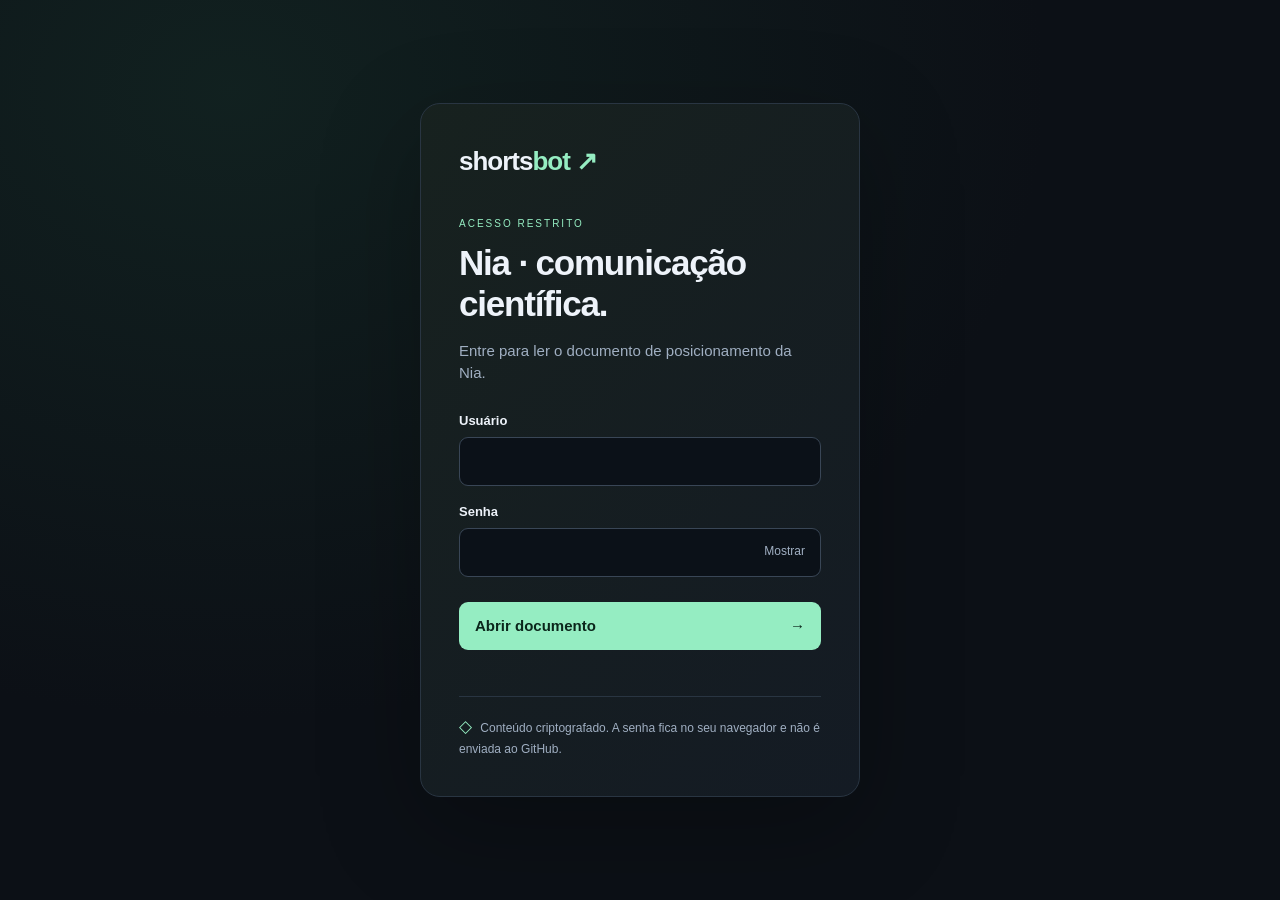
<file: nia/index.html>
<!doctype html>
<html lang="pt-BR"><head><meta charset="utf-8"><meta name="viewport" content="width=device-width,initial-scale=1"><meta name="robots" content="noindex,nofollow,noarchive"><meta name="referrer" content="no-referrer"><meta name="shortsbot-login-v1" content="encrypted"><title>Nia · Acesso restrito</title><link rel="icon" href="data:,"><link rel="stylesheet" href="login.css?v=2"><script src="login.js?v=1" defer></script></head>
<body><main id="gate"><div class="brand">shorts<span>bot ↗</span></div><div class="badge">ACESSO RESTRITO</div><h1>Nia · comunicação<br>científica.</h1><p class="intro">Entre para ler o documento de posicionamento da Nia.</p><form id="login-form"><label for="username">Usuário</label><input id="username" name="username" autocomplete="username" autocapitalize="none" spellcheck="false" maxlength="100" required><label for="password">Senha</label><div class="password-wrap"><input id="password" name="password" type="password" autocomplete="current-password" maxlength="1024" required><button id="toggle-password" type="button" aria-label="Mostrar senha" aria-pressed="false">Mostrar</button></div><button id="submit" type="submit">Abrir documento <span aria-hidden="true">→</span></button><p id="message" role="status" aria-live="polite"></p></form><div class="privacy"><span aria-hidden="true">◇</span> Conteúdo criptografado. A senha fica no seu navegador e não é enviada ao GitHub.</div></main><section id="workspace" hidden aria-label="Documento desbloqueado"><div class="session-bar"><span>ShortsBot · sessão local</span><button id="logout" type="button">Sair e bloquear</button></div><iframe id="dashboard" title="Documento de posicionamento da Nia" referrerpolicy="no-referrer"></iframe></section><noscript>Ative o JavaScript para desbloquear o conteúdo criptografado.</noscript></body></html>
</file>
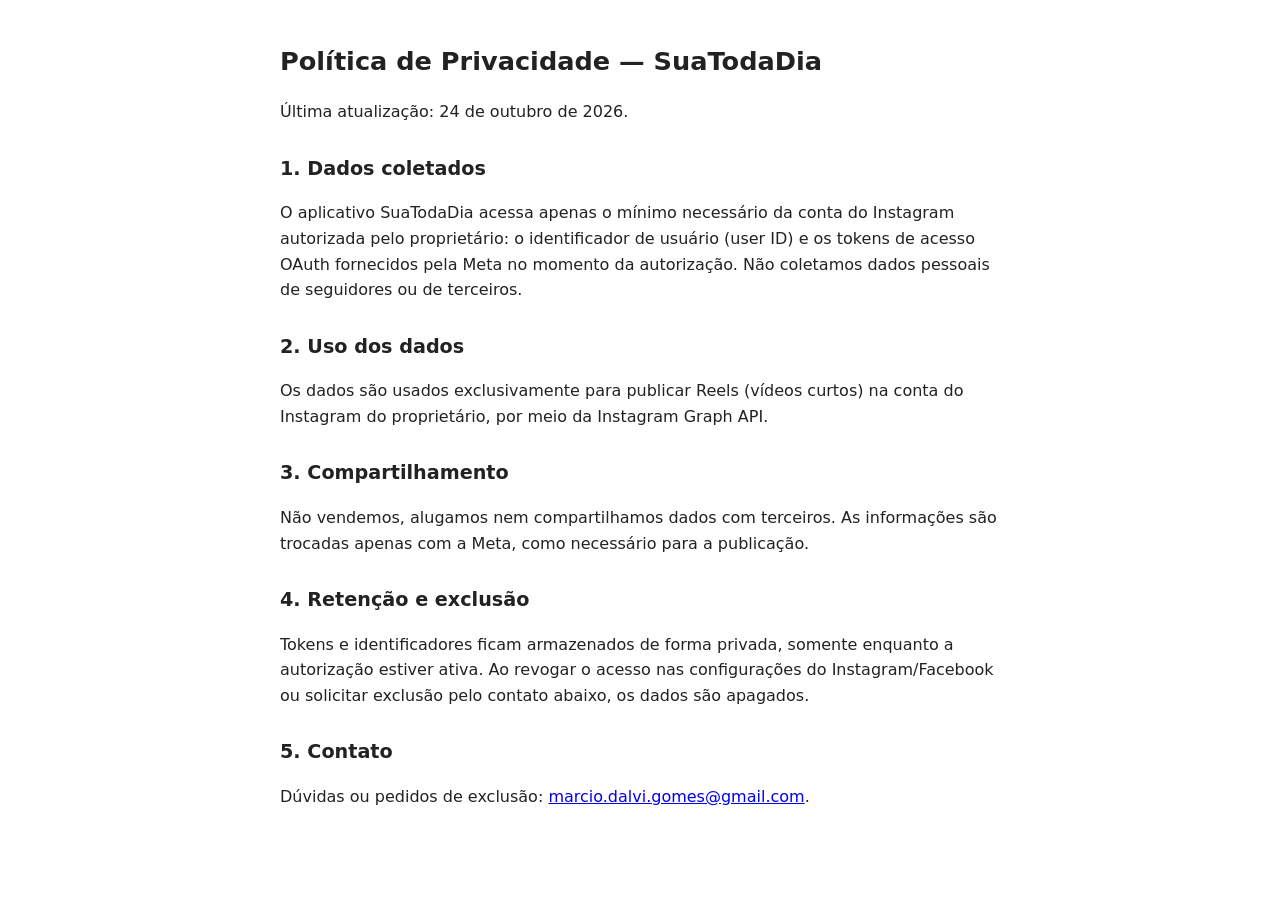
<file: privacidade/index.html>
<!DOCTYPE html>
<html lang="pt-BR"><head><meta charset="utf-8"><meta name="viewport" content="width=device-width,initial-scale=1">
<title>Política de Privacidade — SuaTodaDia</title>
<style>body{font-family:system-ui,sans-serif;max-width:720px;margin:0 auto;padding:1.5rem;line-height:1.6;color:#222}h1{font-size:1.6rem}h2{font-size:1.2rem;margin-top:1.8rem}</style></head><body>
<h1>Política de Privacidade — SuaTodaDia</h1>
<p>Última atualização: 24 de outubro de 2026.</p>
<h2>1. Dados coletados</h2>
<p>O aplicativo SuaTodaDia acessa apenas o mínimo necessário da conta do Instagram autorizada pelo proprietário: o identificador de usuário (user ID) e os tokens de acesso OAuth fornecidos pela Meta no momento da autorização. Não coletamos dados pessoais de seguidores ou de terceiros.</p>
<h2>2. Uso dos dados</h2>
<p>Os dados são usados exclusivamente para publicar Reels (vídeos curtos) na conta do Instagram do proprietário, por meio da Instagram Graph API.</p>
<h2>3. Compartilhamento</h2>
<p>Não vendemos, alugamos nem compartilhamos dados com terceiros. As informações são trocadas apenas com a Meta, como necessário para a publicação.</p>
<h2>4. Retenção e exclusão</h2>
<p>Tokens e identificadores ficam armazenados de forma privada, somente enquanto a autorização estiver ativa. Ao revogar o acesso nas configurações do Instagram/Facebook ou solicitar exclusão pelo contato abaixo, os dados são apagados.</p>
<h2>5. Contato</h2>
<p>Dúvidas ou pedidos de exclusão: <a href="mailto:marcio.dalvi.gomes@gmail.com">marcio.dalvi.gomes@gmail.com</a>.</p>
</body></html>
</file>
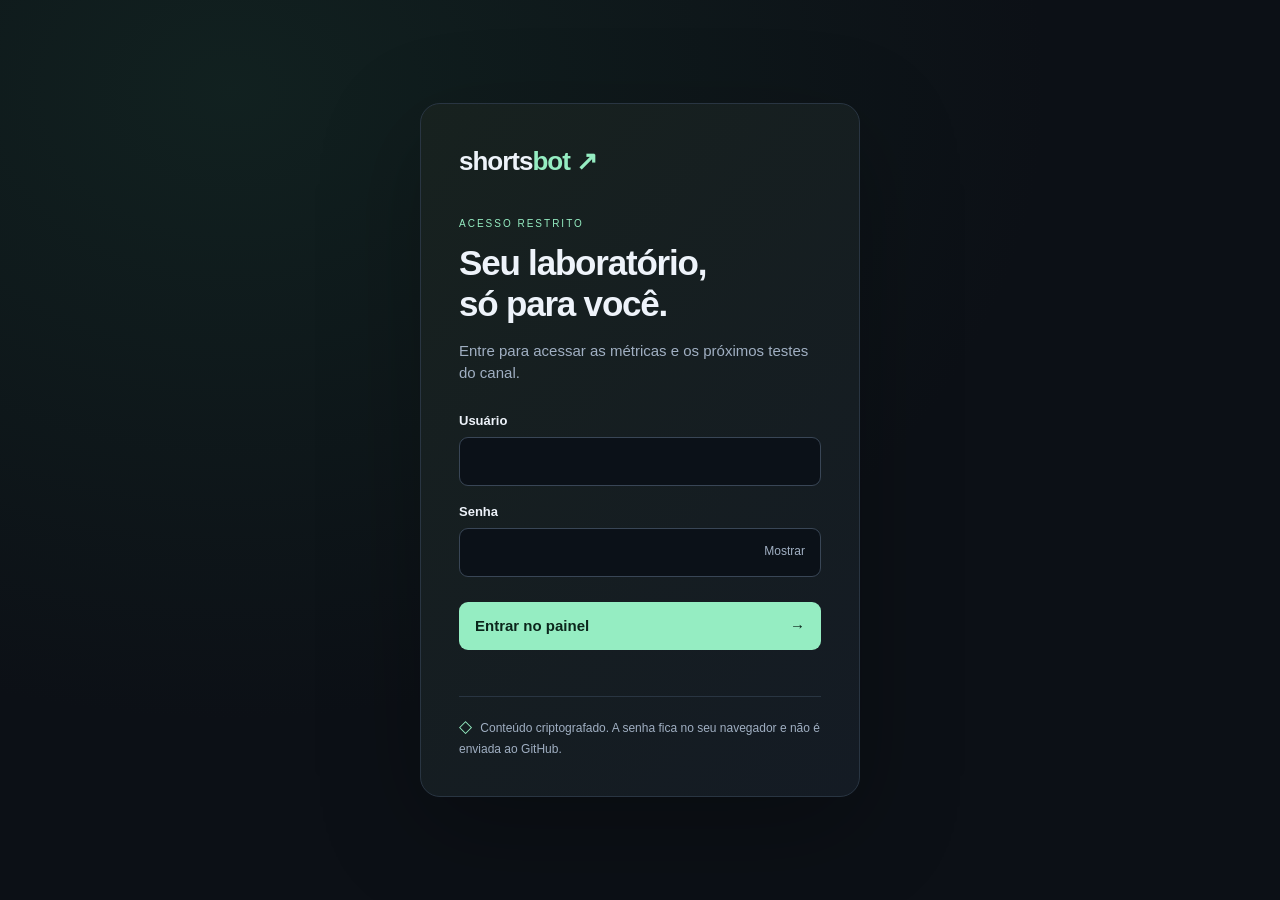
<file: shortsbot/index.html>
<!doctype html>
<html lang="pt-BR"><head><meta charset="utf-8"><meta name="viewport" content="width=device-width,initial-scale=1"><meta name="robots" content="noindex,nofollow,noarchive"><meta name="referrer" content="no-referrer"><meta name="shortsbot-login-v1" content="encrypted"><title>ShortsBot · Acesso restrito</title><link rel="icon" href="data:,"><link rel="stylesheet" href="login.css?v=2"><script src="login.js?v=1" defer></script></head>
<body><main id="gate"><div class="brand">shorts<span>bot ↗</span></div><div class="badge">ACESSO RESTRITO</div><h1>Seu laboratório,<br>só para você.</h1><p class="intro">Entre para acessar as métricas e os próximos testes do canal.</p><form id="login-form"><label for="username">Usuário</label><input id="username" name="username" autocomplete="username" autocapitalize="none" spellcheck="false" maxlength="100" required><label for="password">Senha</label><div class="password-wrap"><input id="password" name="password" type="password" autocomplete="current-password" maxlength="1024" required><button id="toggle-password" type="button" aria-label="Mostrar senha" aria-pressed="false">Mostrar</button></div><button id="submit" type="submit">Entrar no painel <span aria-hidden="true">→</span></button><p id="message" role="status" aria-live="polite"></p></form><div class="privacy"><span aria-hidden="true">◇</span> Conteúdo criptografado. A senha fica no seu navegador e não é enviada ao GitHub.</div></main><section id="workspace" hidden aria-label="Painel desbloqueado"><div class="session-bar"><span>ShortsBot · sessão local</span><button id="logout" type="button">Sair e bloquear</button></div><iframe id="dashboard" title="Painel de inteligência de audiência" referrerpolicy="no-referrer"></iframe></section><noscript>Ative o JavaScript para desbloquear o conteúdo criptografado.</noscript></body></html>
</file>
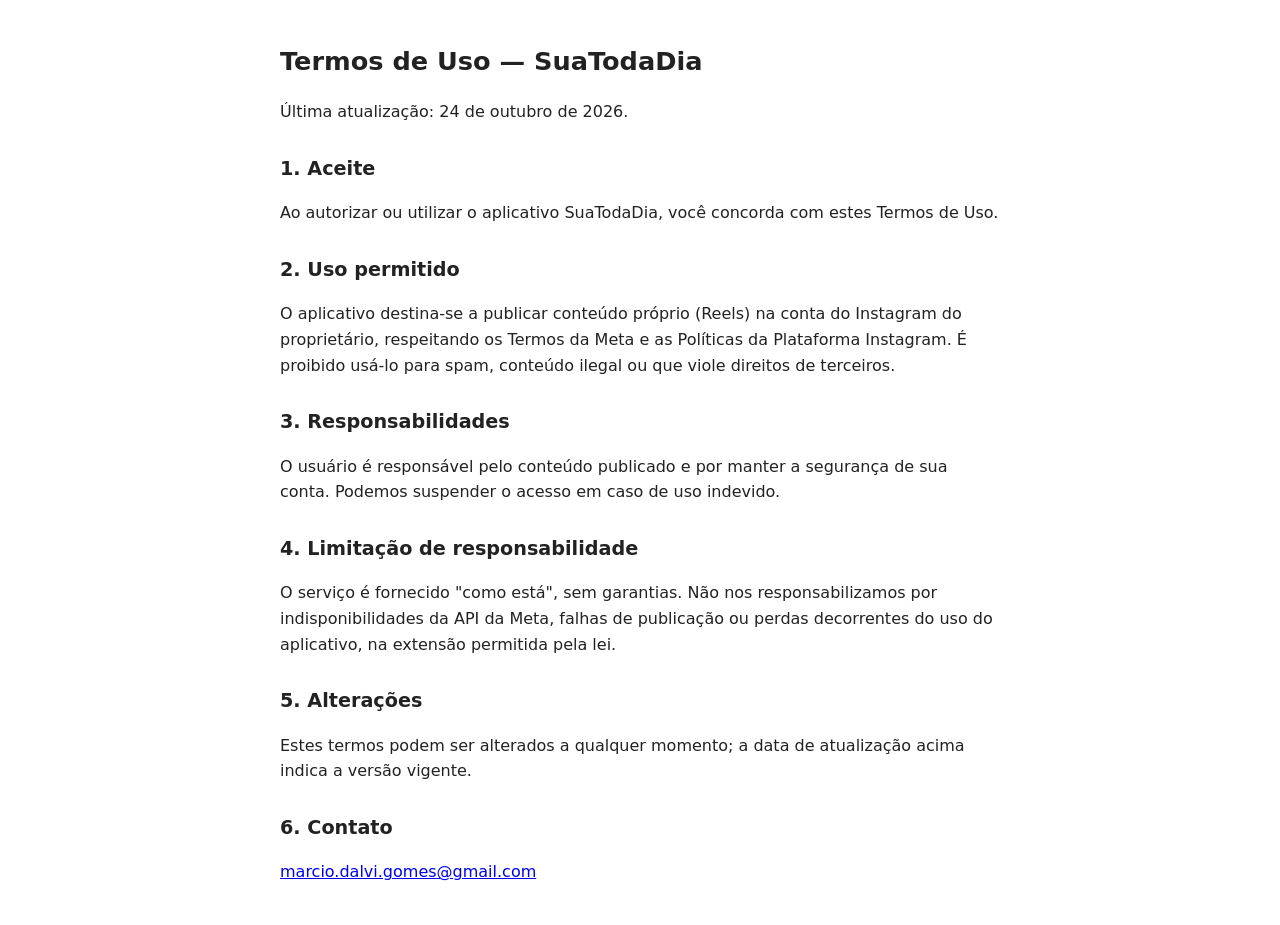
<file: termos/index.html>
<!DOCTYPE html>
<html lang="pt-BR"><head><meta charset="utf-8"><meta name="viewport" content="width=device-width,initial-scale=1">
<title>Termos de Uso — SuaTodaDia</title>
<style>body{font-family:system-ui,sans-serif;max-width:720px;margin:0 auto;padding:1.5rem;line-height:1.6;color:#222}h1{font-size:1.6rem}h2{font-size:1.2rem;margin-top:1.8rem}</style></head><body>
<h1>Termos de Uso — SuaTodaDia</h1>
<p>Última atualização: 24 de outubro de 2026.</p>
<h2>1. Aceite</h2>
<p>Ao autorizar ou utilizar o aplicativo SuaTodaDia, você concorda com estes Termos de Uso.</p>
<h2>2. Uso permitido</h2>
<p>O aplicativo destina-se a publicar conteúdo próprio (Reels) na conta do Instagram do proprietário, respeitando os Termos da Meta e as Políticas da Plataforma Instagram. É proibido usá-lo para spam, conteúdo ilegal ou que viole direitos de terceiros.</p>
<h2>3. Responsabilidades</h2>
<p>O usuário é responsável pelo conteúdo publicado e por manter a segurança de sua conta. Podemos suspender o acesso em caso de uso indevido.</p>
<h2>4. Limitação de responsabilidade</h2>
<p>O serviço é fornecido "como está", sem garantias. Não nos responsabilizamos por indisponibilidades da API da Meta, falhas de publicação ou perdas decorrentes do uso do aplicativo, na extensão permitida pela lei.</p>
<h2>5. Alterações</h2>
<p>Estes termos podem ser alterados a qualquer momento; a data de atualização acima indica a versão vigente.</p>
<h2>6. Contato</h2>
<p><a href="mailto:marcio.dalvi.gomes@gmail.com">marcio.dalvi.gomes@gmail.com</a></p>
</body></html>
</file>
<file: nia/login.css>
:root{color-scheme:dark;--bg:#0c1016;--panel:#141b24;--line:#293542;--ink:#eef3fa;--muted:#a0afc2;--green:#95edc2}*{box-sizing:border-box}body{margin:0;min-height:100svh;background:radial-gradient(ellipse at 18% 10%,#17342b77,transparent 55%),var(--bg);font:15px/1.5 "Segoe UI",Arial,sans-serif;color:var(--ink);display:grid;place-items:center;padding:30px}#gate{width:100%;max-width:440px;background:linear-gradient(135deg,#18221fe6,#141b24);border:1px solid var(--line);padding:38px;border-radius:20px;box-shadow:0 30px 100px #0004}.brand{font-weight:800;font-size:26px;letter-spacing:-1px}.brand span{color:var(--green)}.badge{font-size:10px;letter-spacing:2px;color:var(--green);margin:35px 0 12px}h1{font-size:35px;line-height:1.15;letter-spacing:-1.2px;margin:0}.intro{color:var(--muted);margin:16px 0 26px}label{display:block;margin:16px 0 7px;font-size:13px;font-weight:600}input,button{font:inherit}input{width:100%;min-width:0;border:1px solid #394656;border-radius:9px;padding:12px 13px;color:var(--ink);background:#0b1118;outline-offset:4px}input:focus{outline:2px solid var(--green)}.password-wrap{position:relative}.password-wrap input{padding-right:88px}.password-wrap button{position:absolute;right:8px;top:9px;padding:5px 8px;font-size:12px;color:var(--muted);background:transparent;border:0;cursor:pointer}#submit{width:100%;margin-top:25px;display:flex;justify-content:space-between;background:var(--green);color:#0b261b;border:0;border-radius:9px;padding:13px 16px;font-weight:700;cursor:pointer}#submit:disabled{opacity:.6;cursor:wait}#message{min-height:22px;font-size:13px;color:#ffba83;margin:12px 0}.privacy{border-top:1px solid var(--line);padding-top:17px;color:var(--muted);font-size:12px}.privacy span{color:var(--green);font-size:17px;margin-right:5px}[hidden]{display:none!important}body.unlocked{display:block;padding:0;overflow:hidden}#workspace{position:fixed;inset:0;width:100%;height:100svh;z-index:10}.session-bar{height:46px;display:flex;justify-content:space-between;align-items:center;padding:0 20px;background:#16261f;border-bottom:1px solid #355143;font-size:12px;color:#a9cbb9}.session-bar button{border:1px solid #4b6e5d;border-radius:6px;background:transparent;color:#d8f6e5;padding:5px 12px;cursor:pointer}iframe{display:block;width:100%;height:calc(100svh - 46px);border:0;background:var(--bg)}noscript{color:#ffba83}@media(max-width:520px){body{padding:20px}#gate{padding:28px 23px}h1{font-size:31px}.session-bar{padding:0 12px}}
</file>
<file: shortsbot/login.css>
:root{color-scheme:dark;--bg:#0c1016;--panel:#141b24;--line:#293542;--ink:#eef3fa;--muted:#a0afc2;--green:#95edc2}*{box-sizing:border-box}body{margin:0;min-height:100svh;background:radial-gradient(ellipse at 18% 10%,#17342b77,transparent 55%),var(--bg);font:15px/1.5 "Segoe UI",Arial,sans-serif;color:var(--ink);display:grid;place-items:center;padding:30px}#gate{width:100%;max-width:440px;background:linear-gradient(135deg,#18221fe6,#141b24);border:1px solid var(--line);padding:38px;border-radius:20px;box-shadow:0 30px 100px #0004}.brand{font-weight:800;font-size:26px;letter-spacing:-1px}.brand span{color:var(--green)}.badge{font-size:10px;letter-spacing:2px;color:var(--green);margin:35px 0 12px}h1{font-size:35px;line-height:1.15;letter-spacing:-1.2px;margin:0}.intro{color:var(--muted);margin:16px 0 26px}label{display:block;margin:16px 0 7px;font-size:13px;font-weight:600}input,button{font:inherit}input{width:100%;min-width:0;border:1px solid #394656;border-radius:9px;padding:12px 13px;color:var(--ink);background:#0b1118;outline-offset:4px}input:focus{outline:2px solid var(--green)}.password-wrap{position:relative}.password-wrap input{padding-right:88px}.password-wrap button{position:absolute;right:8px;top:9px;padding:5px 8px;font-size:12px;color:var(--muted);background:transparent;border:0;cursor:pointer}#submit{width:100%;margin-top:25px;display:flex;justify-content:space-between;background:var(--green);color:#0b261b;border:0;border-radius:9px;padding:13px 16px;font-weight:700;cursor:pointer}#submit:disabled{opacity:.6;cursor:wait}#message{min-height:22px;font-size:13px;color:#ffba83;margin:12px 0}.privacy{border-top:1px solid var(--line);padding-top:17px;color:var(--muted);font-size:12px}.privacy span{color:var(--green);font-size:17px;margin-right:5px}[hidden]{display:none!important}body.unlocked{display:block;padding:0;overflow:hidden}#workspace{position:fixed;inset:0;width:100%;height:100svh;z-index:10}.session-bar{height:46px;display:flex;justify-content:space-between;align-items:center;padding:0 20px;background:#16261f;border-bottom:1px solid #355143;font-size:12px;color:#a9cbb9}.session-bar button{border:1px solid #4b6e5d;border-radius:6px;background:transparent;color:#d8f6e5;padding:5px 12px;cursor:pointer}iframe{display:block;width:100%;height:calc(100svh - 46px);border:0;background:var(--bg)}noscript{color:#ffba83}@media(max-width:520px){body{padding:20px}#gate{padding:28px 23px}h1{font-size:31px}.session-bar{padding:0 12px}}
</file>
